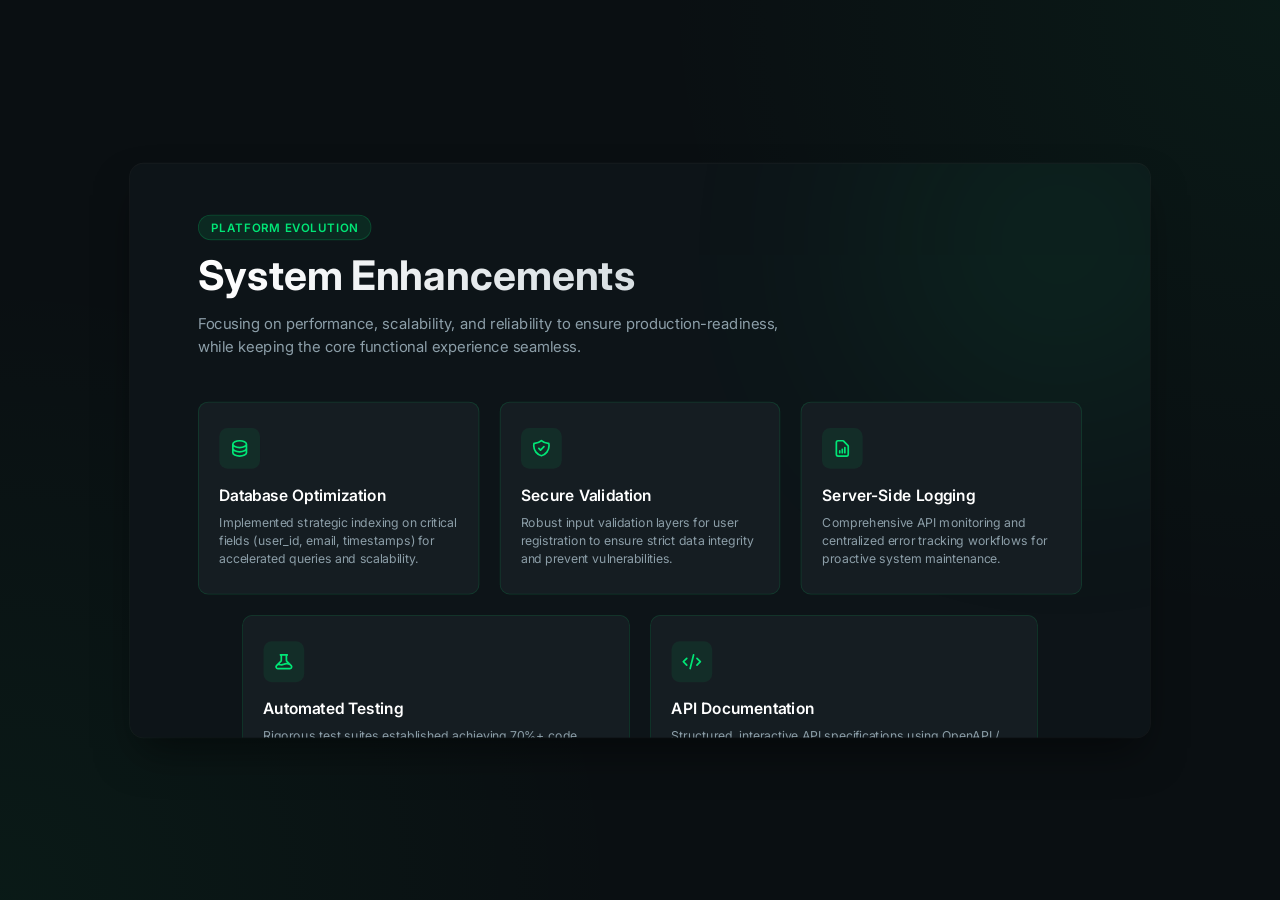
<file: docs/slide.html>
<!DOCTYPE html>
<html lang="en">
<head>
    <meta charset="UTF-8">
    <meta name="viewport" content="width=device-width, initial-scale=1.0">
    <title>System Enhancements - SkillSnap AI</title>
    <link href="https://fonts.googleapis.com/css2?family=Inter:wght@300;400;500;600;700&display=swap" rel="stylesheet">
    <style>
        :root {
            --bg-dark: #0a0f12;
            --bg-card: #151d22;
            --primary-green: #00e676;
            --gradient-start: #00e676;
            --gradient-end: #00a152;
            --text-main: #f0f4f8;
            --text-muted: #8c9ea8;
            --border-color: rgba(0, 230, 118, 0.15);
        }

        * {
            margin: 0;
            padding: 0;
            box-sizing: border-box;
            font-family: 'Inter', sans-serif;
        }

        body {
            background-color: var(--bg-dark);
            color: var(--text-main);
            display: flex;
            justify-content: center;
            align-items: center;
            height: 100vh;
            overflow: hidden;
            background: radial-gradient(circle at top right, rgba(0, 230, 118, 0.05), transparent 40%),
                        radial-gradient(circle at bottom left, rgba(0, 230, 118, 0.05), transparent 40%);
            background-color: var(--bg-dark);
        }

        .slide-container {
            width: 1200px;
            height: 675px;
            background-color: #0d1418;
            border-radius: 16px;
            box-shadow: 0 25px 50px -12px rgba(0, 0, 0, 0.5), 0 0 0 1px rgba(255,255,255,0.05);
            padding: 60px 80px;
            display: flex;
            flex-direction: column;
            position: relative;
            overflow: hidden;
        }

        .glow-orb {
            position: absolute;
            width: 400px;
            height: 400px;
            background: linear-gradient(135deg, var(--gradient-start), var(--gradient-end));
            filter: blur(150px);
            opacity: 0.12;
            border-radius: 50%;
            top: -100px;
            right: -100px;
            z-index: 0;
            pointer-events: none;
        }

        .header {
            position: relative;
            z-index: 1;
            margin-bottom: 50px;
        }

        .badge {
            display: inline-block;
            padding: 6px 14px;
            background: rgba(0, 230, 118, 0.1);
            color: var(--primary-green);
            border-radius: 20px;
            font-size: 0.85rem;
            font-weight: 600;
            letter-spacing: 1px;
            text-transform: uppercase;
            margin-bottom: 16px;
            border: 1px solid rgba(0, 230, 118, 0.2);
        }

        .title {
            font-size: 3rem;
            font-weight: 700;
            line-height: 1.1;
            margin-bottom: 15px;
            background: linear-gradient(to right, #ffffff, #b0bec5);
            -webkit-background-clip: text;
            -webkit-text-fill-color: transparent;
        }

        .subtitle {
            font-size: 1.1rem;
            color: var(--text-muted);
            max-width: 700px;
            line-height: 1.6;
            font-weight: 400;
        }

        .content-grid {
            display: flex;
            flex-wrap: wrap;
            gap: 24px;
            justify-content: center;
            position: relative;
            z-index: 1;
        }

        .card {
            background-color: var(--bg-card);
            border: 1px solid var(--border-color);
            border-radius: 12px;
            padding: 30px 24px;
            transition: transform 0.3s ease, box-shadow 0.3s ease, border-color 0.3s ease;
            position: relative;
            overflow: hidden;
            width: calc(33.333% - 16px);
        }

        .card.bottom-row {
            width: calc(45% - 12px);
        }

        .card::before {
            content: '';
            position: absolute;
            top: 0;
            left: 0;
            width: 100%;
            height: 3px;
            background: linear-gradient(90deg, var(--gradient-start), var(--gradient-end));
            opacity: 0;
            transition: opacity 0.3s ease;
        }

        .card:hover {
            transform: translateY(-5px);
            box-shadow: 0 10px 30px -10px rgba(0, 230, 118, 0.1);
            border-color: rgba(0, 230, 118, 0.3);
        }

        .card:hover::before {
            opacity: 1;
        }

        .card-icon {
            width: 48px;
            height: 48px;
            border-radius: 10px;
            background: rgba(0, 230, 118, 0.08);
            display: flex;
            align-items: center;
            justify-content: center;
            margin-bottom: 20px;
            color: var(--primary-green);
        }

        .card-icon svg {
            width: 24px;
            height: 24px;
            stroke-width: 2;
        }

        .card-title {
            font-size: 1.15rem;
            font-weight: 600;
            margin-bottom: 10px;
            color: #ffffff;
        }

        .card-desc {
            font-size: 0.9rem;
            color: var(--text-muted);
            line-height: 1.5;
        }

        .footer {
            margin-top: auto;
            display: flex;
            justify-content: space-between;
            align-items: center;
            padding-top: 20px;
            border-top: 1px solid rgba(255,255,255,0.05);
            position: relative;
            z-index: 1;
        }

        .footer-logo {
            display: flex;
            align-items: center;
            gap: 8px;
            font-weight: 600;
            font-size: 1.1rem;
            color: #ffffff;
        }

        .footer-logo span {
            color: var(--primary-green);
        }

        .ready-badge {
            display: flex;
            align-items: center;
            gap: 8px;
            font-size: 0.85rem;
            color: var(--text-muted);
        }

        .ready-dot {
            width: 8px;
            height: 8px;
            background-color: var(--primary-green);
            border-radius: 50%;
            box-shadow: 0 0 10px rgba(0, 230, 118, 0.6);
            animation: pulse 2s infinite;
        }

        @keyframes pulse {
            0% { box-shadow: 0 0 0 0 rgba(0, 230, 118, 0.4); }
            70% { box-shadow: 0 0 0 6px rgba(0, 230, 118, 0); }
            100% { box-shadow: 0 0 0 0 rgba(0, 230, 118, 0); }
        }

        @media (max-width: 1300px) {
            .slide-container {
                transform: scale(0.85);
            }
        }

        @media (max-width: 1000px) {
            .slide-container {
                transform: scale(0.7);
            }
        }
    </style>
</head>
<body>
    <div class="slide-container">
        <div class="glow-orb"></div>

        <div class="header">
            <div class="badge">Platform Evolution</div>
            <h1 class="title">System Enhancements</h1>
            <p class="subtitle">Focusing on performance, scalability, and reliability to ensure production-readiness, while keeping the core functional experience seamless.</p>
        </div>

        <div class="content-grid">
            <div class="card">
                <div class="card-icon">
                    <svg xmlns="http://www.w3.org/2000/svg" fill="none" viewBox="0 0 24 24" stroke="currentColor">
                        <path stroke-linecap="round" stroke-linejoin="round" d="M4 7v10c0 2.21 3.582 4 8 4s8-1.79 8-4V7M4 7c0 2.21 3.582 4 8 4s8-1.79 8-4M4 7c0-2.21 3.582-4 8-4s8 1.79 8 4m0 5c0 2.21-3.582 4-8 4s-8-1.79-8-4" />
                    </svg>
                </div>
                <h3 class="card-title">Database Optimization</h3>
                <p class="card-desc">Implemented strategic indexing on critical fields (user_id, email, timestamps) for accelerated queries and scalability.</p>
            </div>

            <div class="card">
                <div class="card-icon">
                    <svg xmlns="http://www.w3.org/2000/svg" fill="none" viewBox="0 0 24 24" stroke="currentColor">
                        <path stroke-linecap="round" stroke-linejoin="round" d="M9 12l2 2 4-4m5.618-4.016A11.955 11.955 0 0112 2.944a11.955 11.955 0 01-8.618 3.04A12.02 12.02 0 003 9c0 5.591 3.824 10.29 9 11.622 5.176-1.332 9-6.03 9-11.622 0-1.042-.133-2.052-.382-3.016z" />
                    </svg>
                </div>
                <h3 class="card-title">Secure Validation</h3>
                <p class="card-desc">Robust input validation layers for user registration to ensure strict data integrity and prevent vulnerabilities.</p>
            </div>

            <div class="card">
                <div class="card-icon">
                    <svg xmlns="http://www.w3.org/2000/svg" fill="none" viewBox="0 0 24 24" stroke="currentColor">
                        <path stroke-linecap="round" stroke-linejoin="round" d="M9 17v-2m3 2v-4m3 4v-6m2 10H7a2 2 0 01-2-2V5a2 2 0 012-2h5.586a1 1 0 01.707.293l5.414 5.414a1 1 0 01.293.707V19a2 2 0 01-2 2z" />
                    </svg>
                </div>
                <h3 class="card-title">Server-Side Logging</h3>
                <p class="card-desc">Comprehensive API monitoring and centralized error tracking workflows for proactive system maintenance.</p>
            </div>

            <div class="card bottom-row">
                <div class="card-icon">
                    <svg xmlns="http://www.w3.org/2000/svg" fill="none" viewBox="0 0 24 24" stroke="currentColor">
                        <path stroke-linecap="round" stroke-linejoin="round" d="M19.428 15.428a2 2 0 00-1.022-.547l-2.387-.477a6 6 0 00-3.86.517l-.318.158a6 6 0 01-3.86.517L6.05 15.21a2 2 0 00-1.806.547M8 4h8l-1 1v5.172a2 2 0 00.586 1.414l5 5c1.26 1.26.367 3.414-1.415 3.414H4.828c-1.782 0-2.674-2.154-1.414-3.414l5-5A2 2 0 009 10.172V5L8 4z" />
                    </svg>
                </div>
                <h3 class="card-title">Automated Testing</h3>
                <p class="card-desc">Rigorous test suites established achieving 70%+ code coverage to automatically prevent potential regressions.</p>
            </div>

            <div class="card bottom-row">
                <div class="card-icon">
                    <svg xmlns="http://www.w3.org/2000/svg" fill="none" viewBox="0 0 24 24" stroke="currentColor">
                        <path stroke-linecap="round" stroke-linejoin="round" d="M10 20l4-16m4 4l4 4-4 4M6 16l-4-4 4-4" />
                    </svg>
                </div>
                <h3 class="card-title">API Documentation</h3>
                <p class="card-desc">Structured, interactive API specifications using OpenAPI / Swagger for seamless developer integration and discovery.</p>
            </div>
        </div>

        <div class="footer">
            <div class="footer-logo">SkillSnap <span>AI</span></div>
            <div class="ready-badge">
                <div class="ready-dot"></div>
                Production Ready
            </div>
        </div>
    </div>
</body>
</html>
</file>
